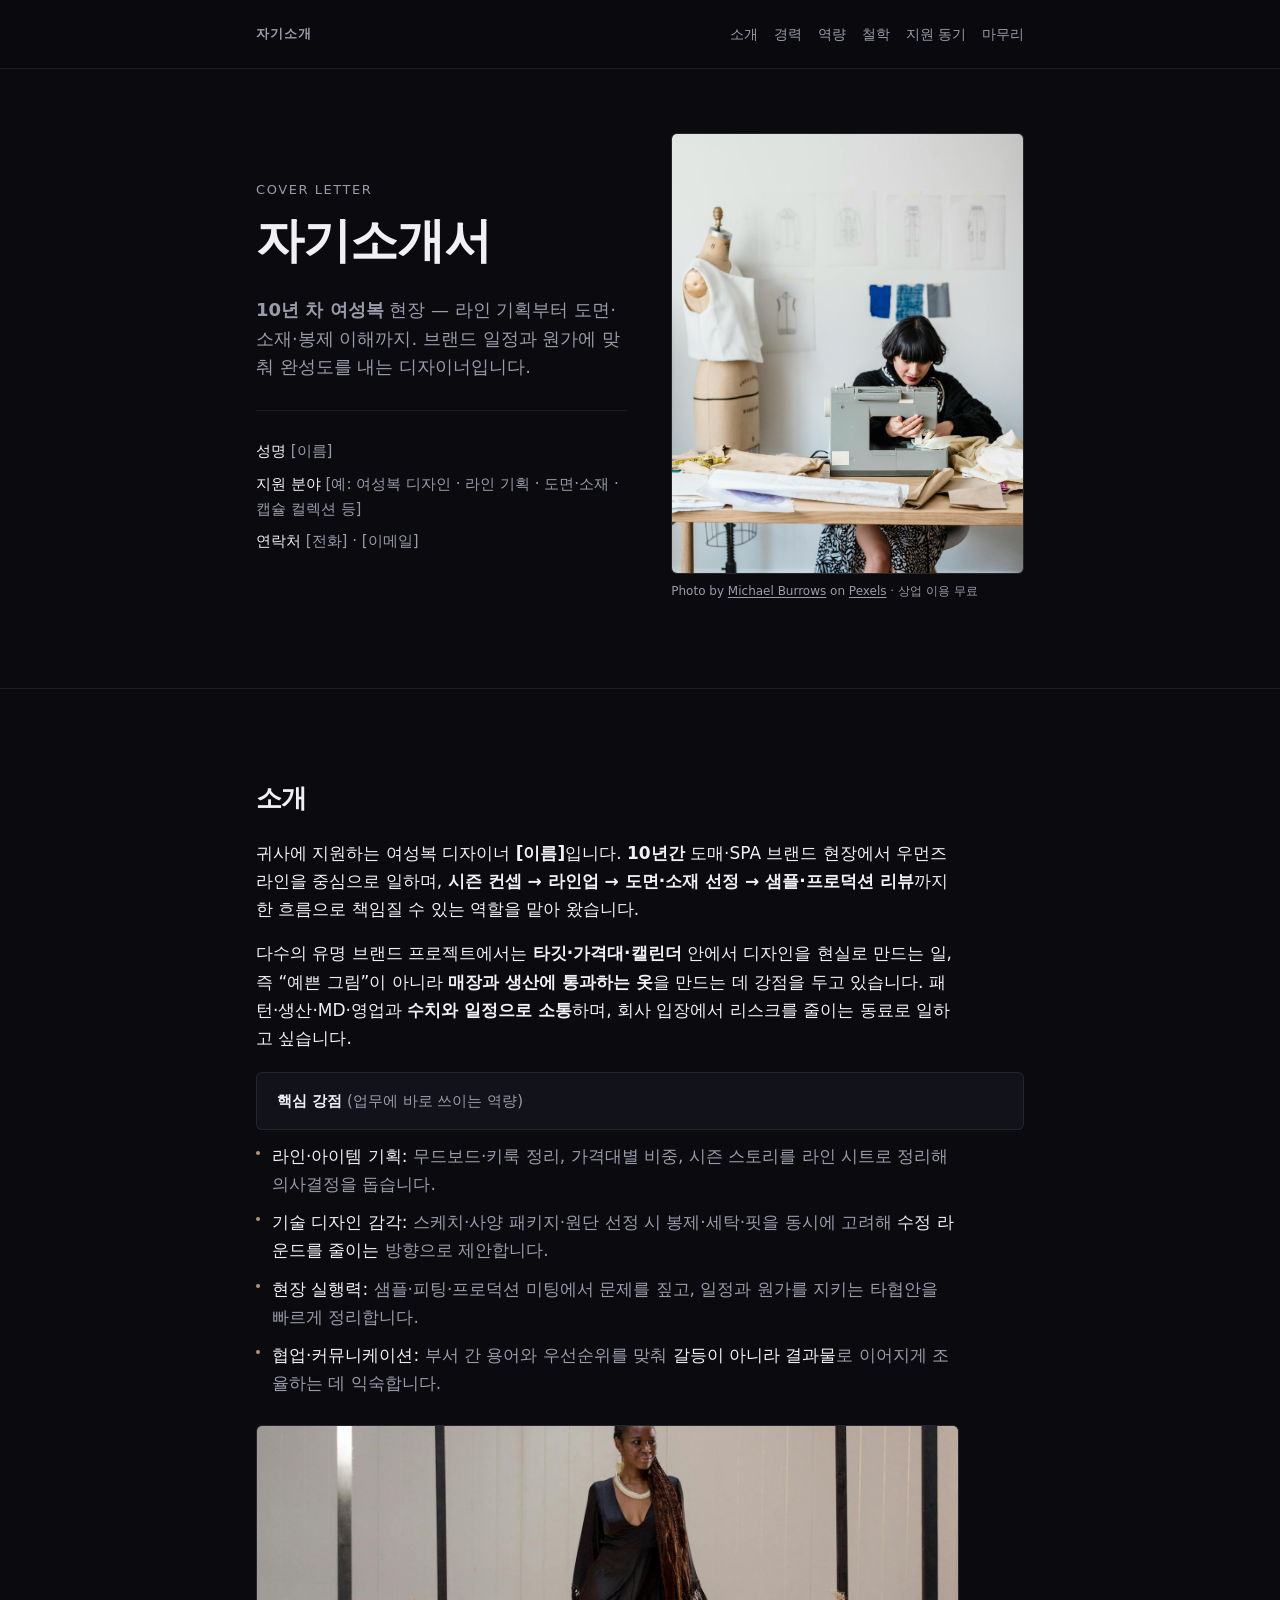
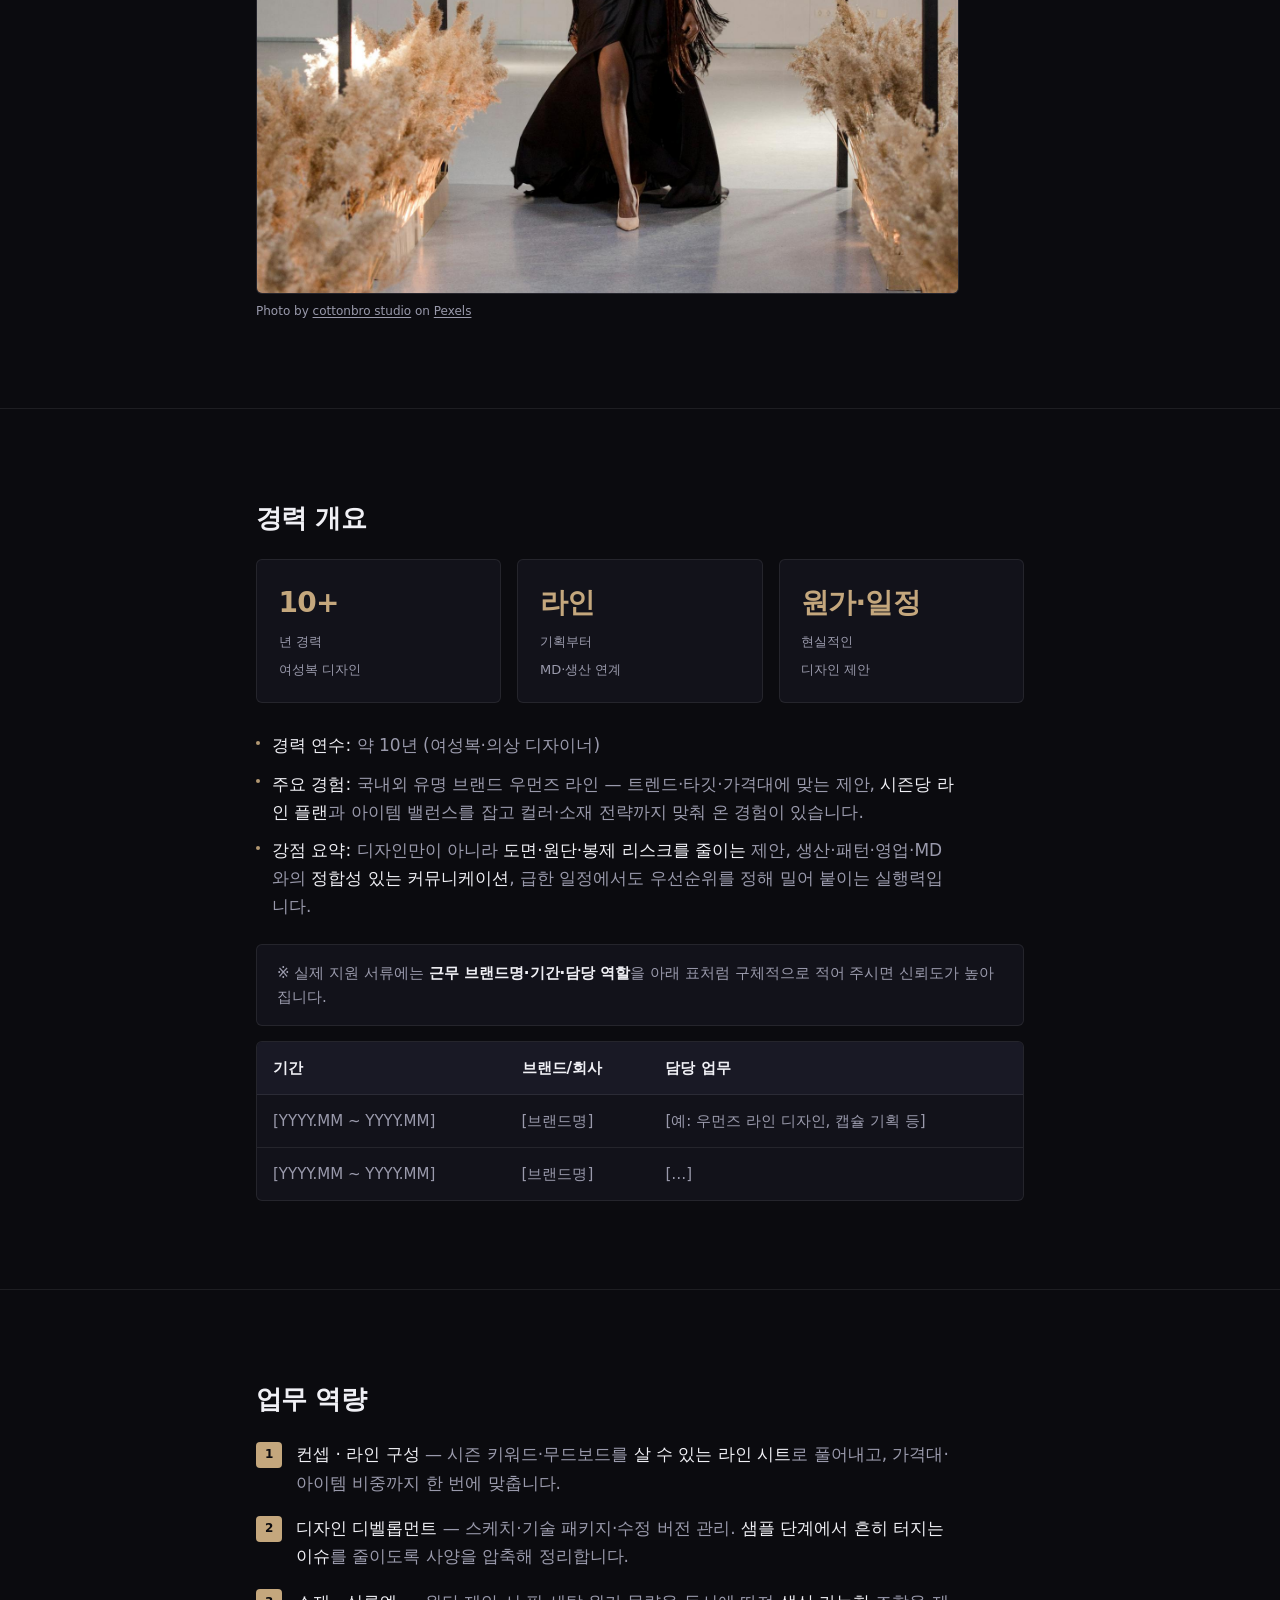
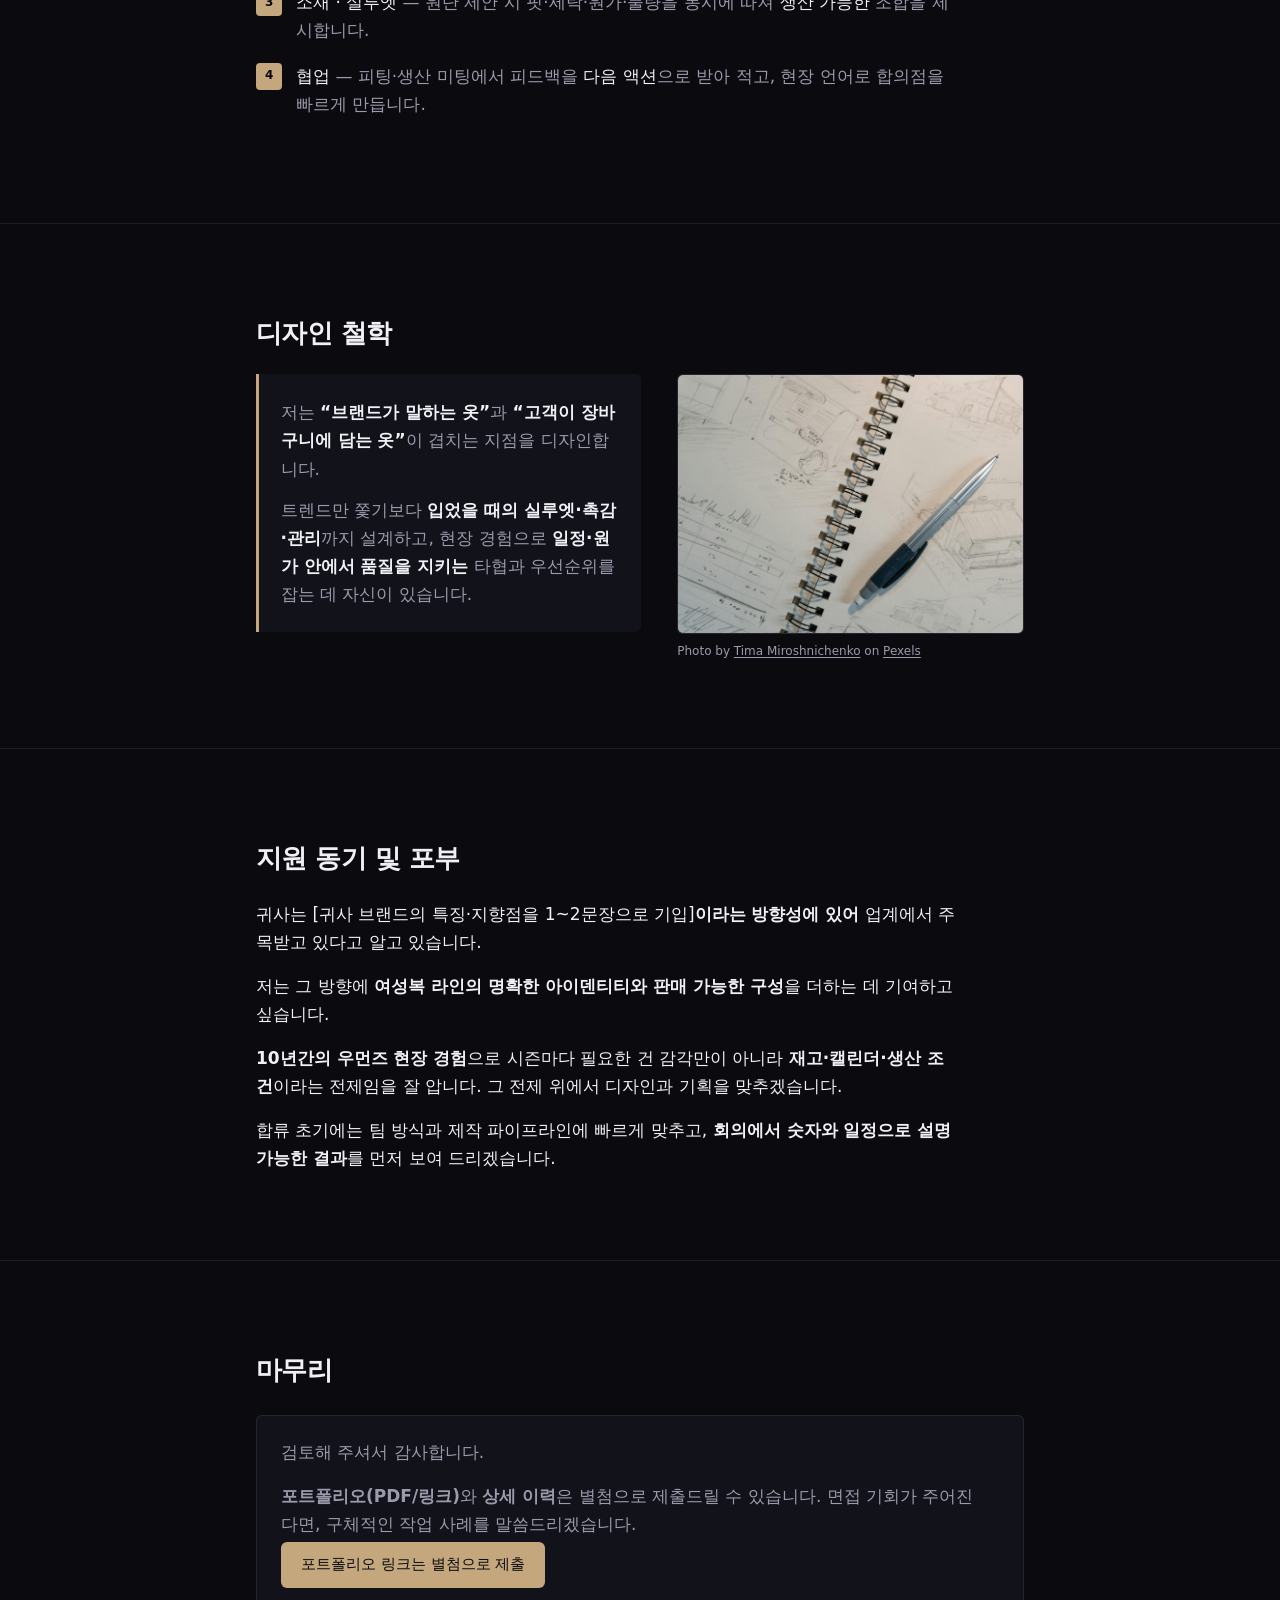
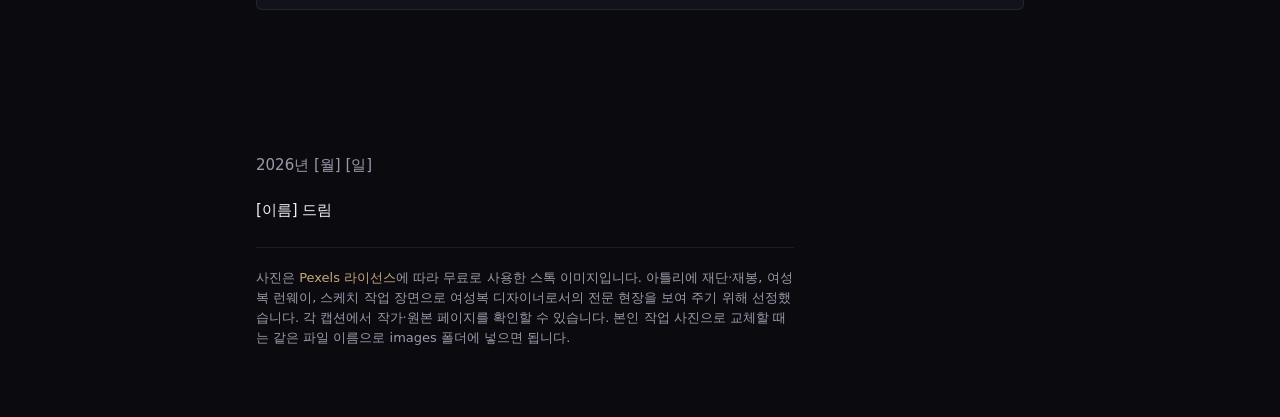
<file: index.html>
<!DOCTYPE html>
<html lang="ko">
<head>
  <meta charset="utf-8" />
  <meta name="viewport" content="width=device-width, initial-scale=1" />
  <meta name="description" content="10년 차 여성복 디자이너 · 라인 기획·기술 디자인·현장 실행력 중심 자기소개" />
  <title>자기소개서 · 여성복 디자이너</title>
  <link rel="preload" href="images/hero-studio.jpg" as="image" />
  <link rel="stylesheet" href="css/styles.css?v=4" />
</head>
<body>
  <a class="skip-link" href="#main-content">본문으로 건너뛰기</a>

  <nav class="site-nav" aria-label="섹션 이동">
    <div class="site-nav__inner">
      <p class="site-nav__brand"><a href="#">자기소개</a></p>
      <button
        type="button"
        class="site-nav__toggle"
        aria-expanded="false"
        aria-controls="site-nav-panel"
        aria-label="섹션 메뉴 열기"
      >
        <span class="site-nav__toggle-icon" aria-hidden="true"></span>
      </button>
      <div id="site-nav-panel" class="site-nav__panel">
        <ul class="site-nav__links">
          <li><a href="#sec-greeting">소개</a></li>
          <li><a href="#sec-career">경력</a></li>
          <li><a href="#sec-skills">역량</a></li>
          <li><a href="#sec-philosophy">철학</a></li>
          <li><a href="#sec-motivation">지원 동기</a></li>
          <li><a href="#sec-close">마무리</a></li>
        </ul>
      </div>
    </div>
  </nav>

  <header class="hero">
    <div class="wrap hero__layout">
      <div class="hero__content">
        <p class="hero__eyebrow">Cover letter</p>
        <h1 class="hero__title">자기소개서</h1>
        <p class="hero__lead">
          <strong>10년 차 여성복</strong> 현장 — 라인 기획부터 도면·소재·봉제 이해까지. 브랜드 일정과 원가에 맞춰
          완성도를 내는 디자이너입니다.
        </p>
        <div class="hero__meta">
          <span><strong>성명</strong> [이름]</span>
          <span><strong>지원 분야</strong> [예: 여성복 디자인 · 라인 기획 · 도면·소재 · 캡슐 컬렉션 등]</span>
          <span><strong>연락처</strong> [전화] · [이메일]</span>
        </div>
      </div>
      <figure class="editorial-figure editorial-figure--hero">
        <img
          src="images/hero-studio.jpg"
          alt="주름진 원단과 재봉틀 앞에서 작업에 집중하는 여성복 아틀리에 현장"
          width="960"
          height="1200"
          decoding="async"
          fetchpriority="high"
        />
        <figcaption class="photo-credit">
          Photo by
          <a href="https://www.pexels.com/photo/serious-asian-seamstress-sewing-in-atelier-in-daytime-7148004/" rel="noopener noreferrer">Michael Burrows</a>
          on
          <a href="https://www.pexels.com" rel="noopener noreferrer">Pexels</a>
          · 상업 이용 무료
        </figcaption>
      </figure>
    </div>
  </header>

  <main id="main-content">
    <section aria-labelledby="sec-greeting">
      <div class="wrap">
        <h2 id="sec-greeting">소개</h2>
        <div class="prose">
          <p>
            귀사에 지원하는 여성복 디자이너 <strong>[이름]</strong>입니다. <strong>10년간</strong> 도매·SPA 브랜드
            현장에서 우먼즈 라인을 중심으로 일하며, <strong>시즌 컨셉 → 라인업 → 도면·소재 선정 → 샘플·프로덕션
            리뷰</strong>까지 한 흐름으로 책임질 수 있는 역할을 맡아 왔습니다.
          </p>
          <p>
            다수의 유명 브랜드 프로젝트에서는 <strong>타깃·가격대·캘린더</strong> 안에서 디자인을 현실로 만드는 일,
            즉 &ldquo;예쁜 그림&rdquo;이 아니라 <strong>매장과 생산에 통과하는 옷</strong>을 만드는 데 강점을 두고
            있습니다. 패턴·생산·MD·영업과 <strong>수치와 일정으로 소통</strong>하며, 회사 입장에서 리스크를 줄이는
            동료로 일하고 싶습니다.
          </p>
        </div>
        <p class="note note--strengths-heading"><strong>핵심 강점</strong> (업무에 바로 쓰이는 역량)</p>
        <ul class="matches">
          <li>
            <strong>라인·아이템 기획:</strong> 무드보드·키룩 정리, 가격대별 비중, 시즌 스토리를 라인 시트로
            정리해 의사결정을 돕습니다.
          </li>
          <li>
            <strong>기술 디자인 감각:</strong> 스케치·사양 패키지·원단 선정 시 봉제·세탁·핏을 동시에 고려해
            <strong>수정 라운드를 줄이는</strong> 방향으로 제안합니다.
          </li>
          <li>
            <strong>현장 실행력:</strong> 샘플·피팅·프로덕션 미팅에서 문제를 짚고, 일정과 원가를 지키는 타협안을
            빠르게 정리합니다.
          </li>
          <li>
            <strong>협업·커뮤니케이션:</strong> 부서 간 용어와 우선순위를 맞춰 <strong>갈등이 아니라 결과물</strong>로
            이어지게 조율하는 데 익숙합니다.
          </li>
        </ul>
        <figure class="editorial-figure editorial-figure--inline">
          <img
            src="images/detail-fabric-mood.jpg"
            alt="쇼 환경에서 원피스를 입고 런웨이를 걷는 모델 — 여성복 컬렉션 프레젠테이션을 연상시키는 장면"
            width="1200"
            height="800"
            loading="lazy"
            decoding="async"
          />
          <figcaption class="photo-credit">
            Photo by
            <a href="https://www.pexels.com/photo/a-woman-in-black-dress-walking-at-the-runway-9509649/" rel="noopener noreferrer">cottonbro studio</a>
            on
            <a href="https://www.pexels.com" rel="noopener noreferrer">Pexels</a>
          </figcaption>
        </figure>
      </div>
    </section>

    <section aria-labelledby="sec-career">
      <div class="wrap">
        <h2 id="sec-career">경력 개요</h2>
        <div class="stats" role="list">
          <div class="stat" role="listitem">
            <span class="stat__value">10+</span>
            <span class="stat__label">년 경력<br />여성복 디자인</span>
          </div>
          <div class="stat" role="listitem">
            <span class="stat__value">라인</span>
            <span class="stat__label">기획부터<br />MD·생산 연계</span>
          </div>
          <div class="stat" role="listitem">
            <span class="stat__value">원가·일정</span>
            <span class="stat__label">현실적인<br />디자인 제안</span>
          </div>
        </div>
        <ul class="matches">
          <li><strong>경력 연수:</strong> 약 10년 (여성복·의상 디자이너)</li>
          <li>
            <strong>주요 경험:</strong> 국내외 유명 브랜드 우먼즈 라인 — 트렌드·타깃·가격대에 맞는 제안,
            <strong>시즌당 라인 플랜</strong>과 아이템 밸런스를 잡고 컬러·소재 전략까지 맞춰 온 경험이 있습니다.
          </li>
          <li>
            <strong>강점 요약:</strong> 디자인만이 아니라 <strong>도면·원단·봉제 리스크를 줄이는</strong> 제안,
            생산·패턴·영업·MD와의 <strong>정합성 있는 커뮤니케이션</strong>, 급한 일정에서도 우선순위를 정해 밀어 붙이는
            실행력입니다.
          </li>
        </ul>
        <p class="note">
          ※ 실제 지원 서류에는 <strong>근무 브랜드명·기간·담당 역할</strong>을 아래 표처럼 구체적으로 적어 주시면
          신뢰도가 높아집니다.
        </p>
        <div class="table-wrap">
          <table>
            <thead>
              <tr>
                <th scope="col">기간</th>
                <th scope="col">브랜드/회사</th>
                <th scope="col">담당 업무</th>
              </tr>
            </thead>
            <tbody>
              <tr>
                <td>[YYYY.MM ~ YYYY.MM]</td>
                <td>[브랜드명]</td>
                <td>[예: 우먼즈 라인 디자인, 캡슐 기획 등]</td>
              </tr>
              <tr>
                <td>[YYYY.MM ~ YYYY.MM]</td>
                <td>[브랜드명]</td>
                <td>[…]</td>
              </tr>
            </tbody>
          </table>
        </div>
      </div>
    </section>

    <section aria-labelledby="sec-skills">
      <div class="wrap">
        <h2 id="sec-skills">업무 역량</h2>
        <ol class="capabilities">
          <li>
            <strong>컨셉 · 라인 구성</strong> — 시즌 키워드·무드보드를 <strong>살 수 있는 라인 시트</strong>로 풀어내고,
            가격대·아이템 비중까지 한 번에 맞춥니다.
          </li>
          <li>
            <strong>디자인 디벨롭먼트</strong> — 스케치·기술 패키지·수정 버전 관리. <strong>샘플 단계에서 흔히
            터지는 이슈</strong>를 줄이도록 사양을 압축해 정리합니다.
          </li>
          <li>
            <strong>소재 · 실루엣</strong> — 원단 제안 시 핏·세탁·원가·물량을 동시에 따져 <strong>생산 가능한</strong>
            조합을 제시합니다.
          </li>
          <li>
            <strong>협업</strong> — 피팅·생산 미팅에서 피드백을 <strong>다음 액션</strong>으로 받아 적고, 현장 언어로
            합의점을 빠르게 만듭니다.
          </li>
        </ol>
      </div>
    </section>

    <section aria-labelledby="sec-philosophy">
      <div class="wrap">
        <h2 id="sec-philosophy">디자인 철학</h2>
        <div class="editorial-split">
          <blockquote class="philosophy">
            <p>
              저는 <strong>&ldquo;브랜드가 말하는 옷&rdquo;</strong>과 <strong>&ldquo;고객이 장바구니에 담는 옷&rdquo;</strong>이
              겹치는 지점을 디자인합니다.
            </p>
            <p>
              트렌드만 쫓기보다 <strong>입었을 때의 실루엣·촉감·관리</strong>까지 설계하고, 현장 경험으로
              <strong>일정·원가 안에서 품질을 지키는</strong> 타협과 우선순위를 잡는 데 자신이 있습니다.
            </p>
          </blockquote>
          <figure class="editorial-figure">
            <img
              src="images/sketches-process.jpg"
              alt="노트와 연필로 그려진 디자인 스케치 — 여성복 라인 개발의 드로잉·기획 단계를 상징"
              width="1200"
              height="800"
              loading="lazy"
              decoding="async"
            />
            <figcaption class="photo-credit">
              Photo by
              <a href="https://www.pexels.com/photo/mechanical-pencil-on-notepad-with-sketch-6614748/" rel="noopener noreferrer">Tima Miroshnichenko</a>
              on
              <a href="https://www.pexels.com" rel="noopener noreferrer">Pexels</a>
            </figcaption>
          </figure>
        </div>
      </div>
    </section>

    <section aria-labelledby="sec-motivation">
      <div class="wrap">
        <h2 id="sec-motivation">지원 동기 및 포부</h2>
        <div class="prose">
          <p>
            귀사는 [귀사 브랜드의 특징·지향점을 1~2문장으로 기입]<strong>이라는 방향성에 있어</strong> 업계에서
            주목받고 있다고 알고 있습니다.
          </p>
          <p>
            저는 그 방향에 <strong>여성복 라인의 명확한 아이덴티티와 판매 가능한 구성</strong>을 더하는 데 기여하고
            싶습니다.
          </p>
          <p>
            <strong>10년간의 우먼즈 현장 경험</strong>으로 시즌마다 필요한 건 감각만이 아니라
            <strong>재고·캘린더·생산 조건</strong>이라는 전제임을 잘 압니다. 그 전제 위에서 디자인과 기획을 맞추겠습니다.
          </p>
          <p>
            합류 초기에는 팀 방식과 제작 파이프라인에 빠르게 맞추고, <strong>회의에서 숫자와 일정으로 설명 가능한
            결과</strong>를 먼저 보여 드리겠습니다.
          </p>
        </div>
      </div>
    </section>

    <section aria-labelledby="sec-close">
      <div class="wrap">
        <h2 id="sec-close">마무리</h2>
        <div class="cta">
          <p>검토해 주셔서 감사합니다.</p>
          <p>
            <strong>포트폴리오(PDF/링크)</strong>와 <strong>상세 이력</strong>은 별첨으로 제출드릴 수 있습니다. 면접
            기회가 주어진다면, 구체적인 작업 사례를 말씀드리겠습니다.
          </p>
          <span class="btn" role="status">포트폴리오 링크는 별첨으로 제출</span>
        </div>
      </div>
    </section>
  </main>

  <footer>
    <div class="wrap">
      <p>2026년 [월] [일]</p>
      <p class="sign">[이름] 드림</p>
      <p class="credits">
        사진은
        <a href="https://www.pexels.com/license/" rel="noopener noreferrer">Pexels 라이선스</a>에 따라 무료로 사용한 스톡
        이미지입니다. 아틀리에 재단·재봉, 여성복 런웨이, 스케치 작업 장면으로
        여성복 디자이너로서의 전문 현장을 보여 주기 위해 선정했습니다. 각 캡션에서 작가·원본 페이지를 확인할 수
        있습니다. 본인 작업 사진으로 교체할 때는 같은 파일 이름으로 images 폴더에 넣으면 됩니다.
      </p>
    </div>
  </footer>

  <script src="js/main.js" defer></script>
</body>
</html>
</file>
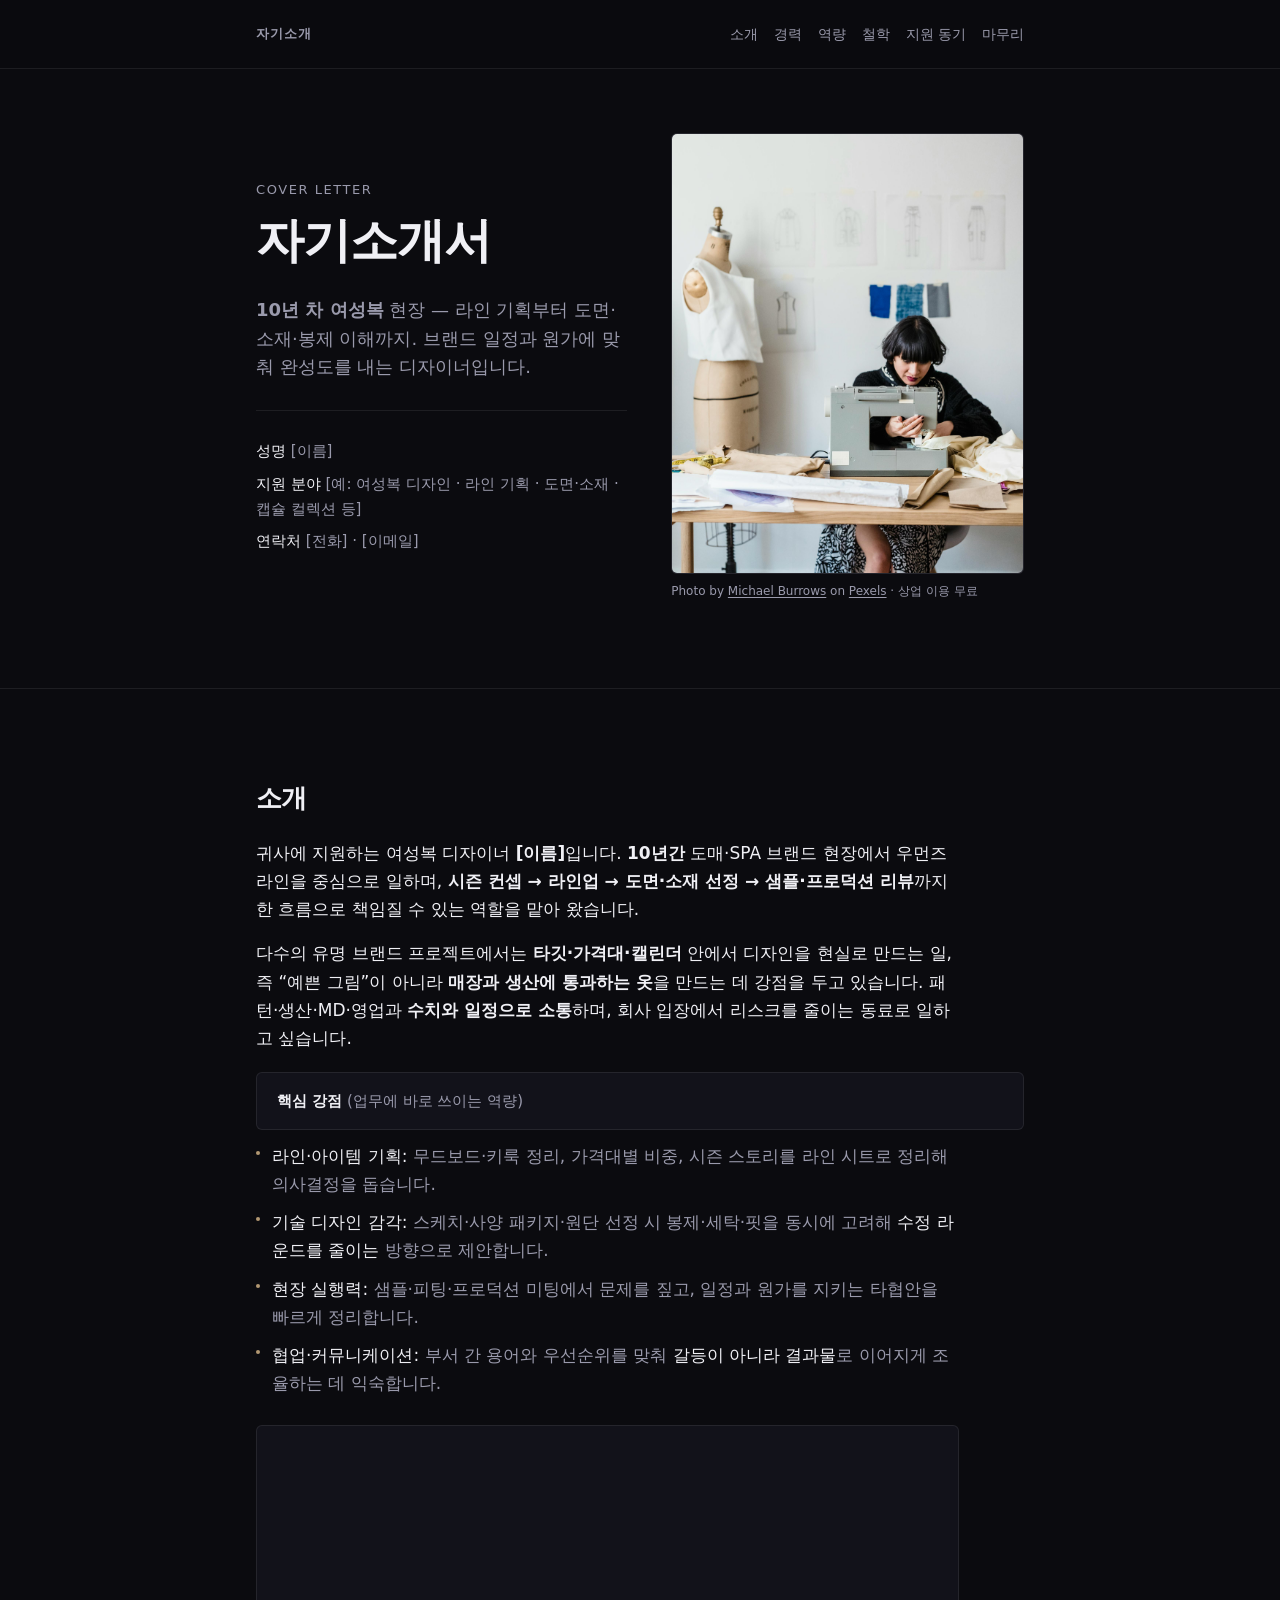
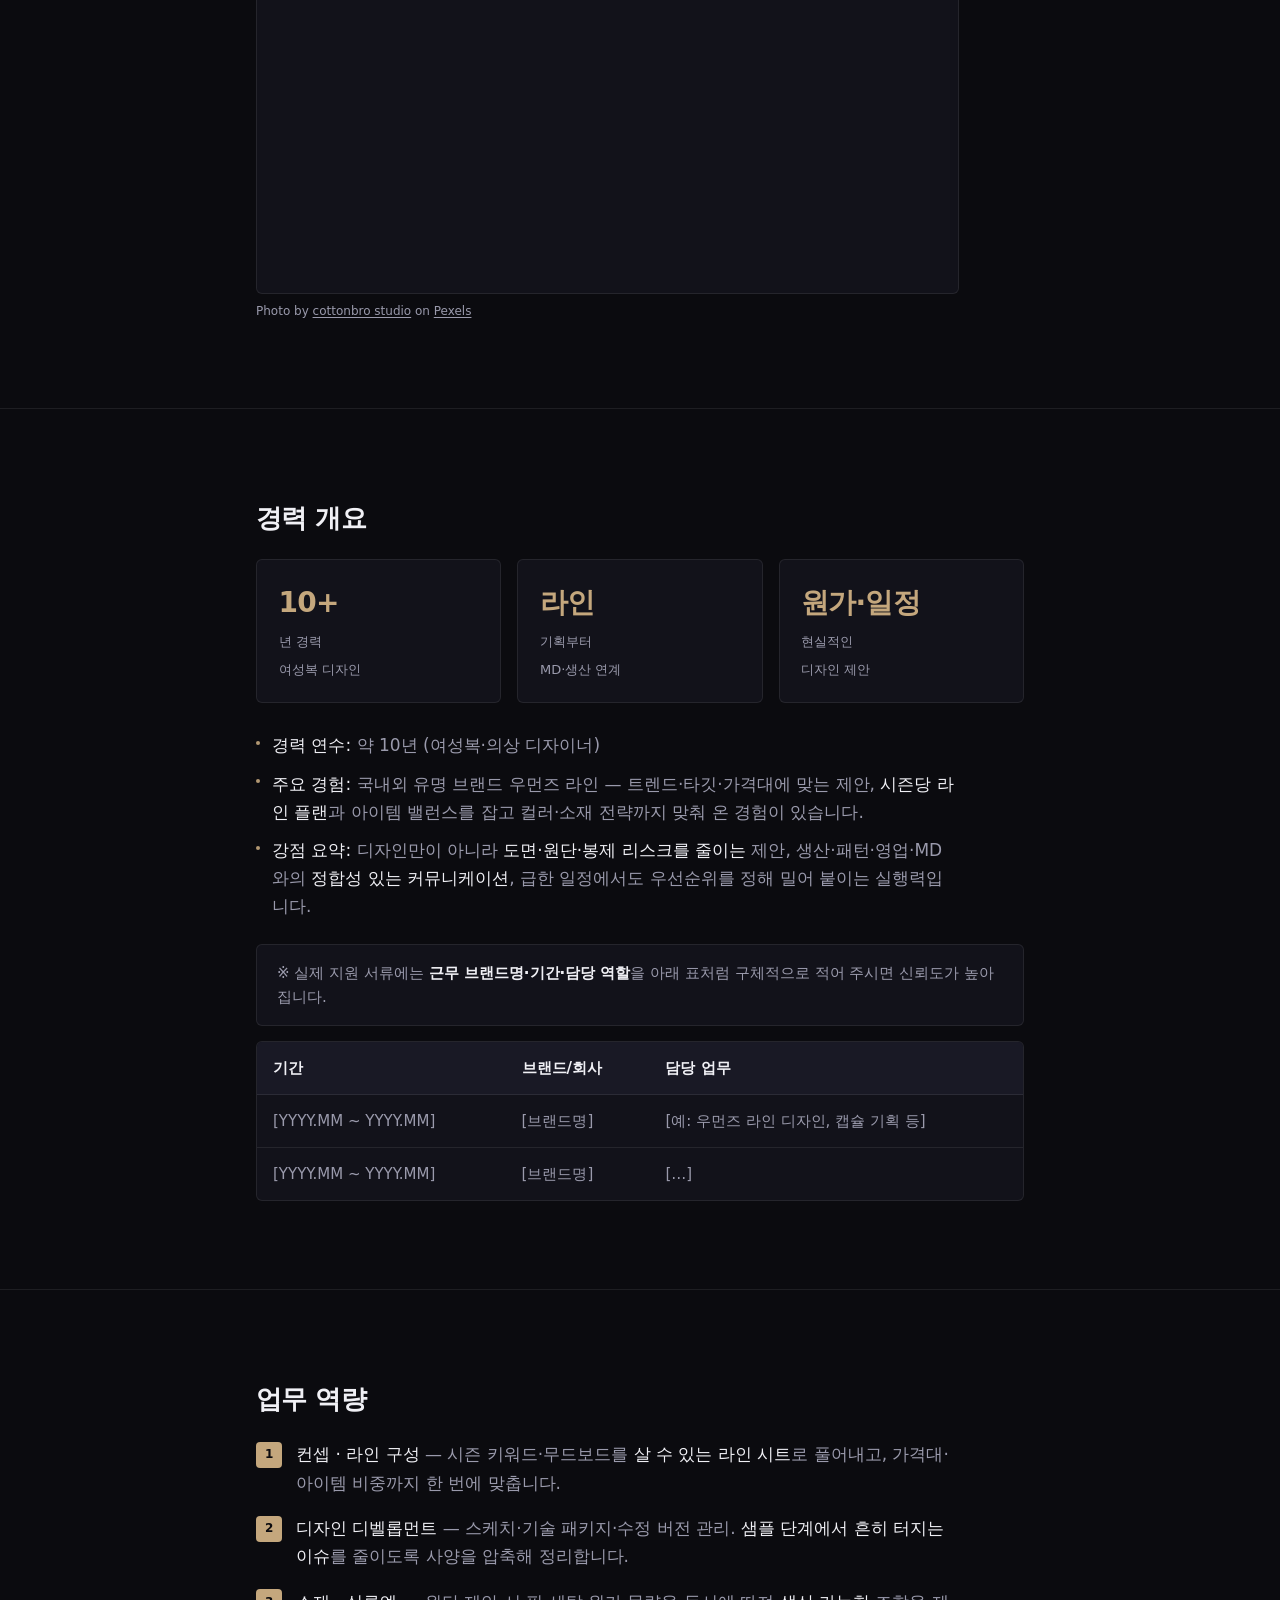
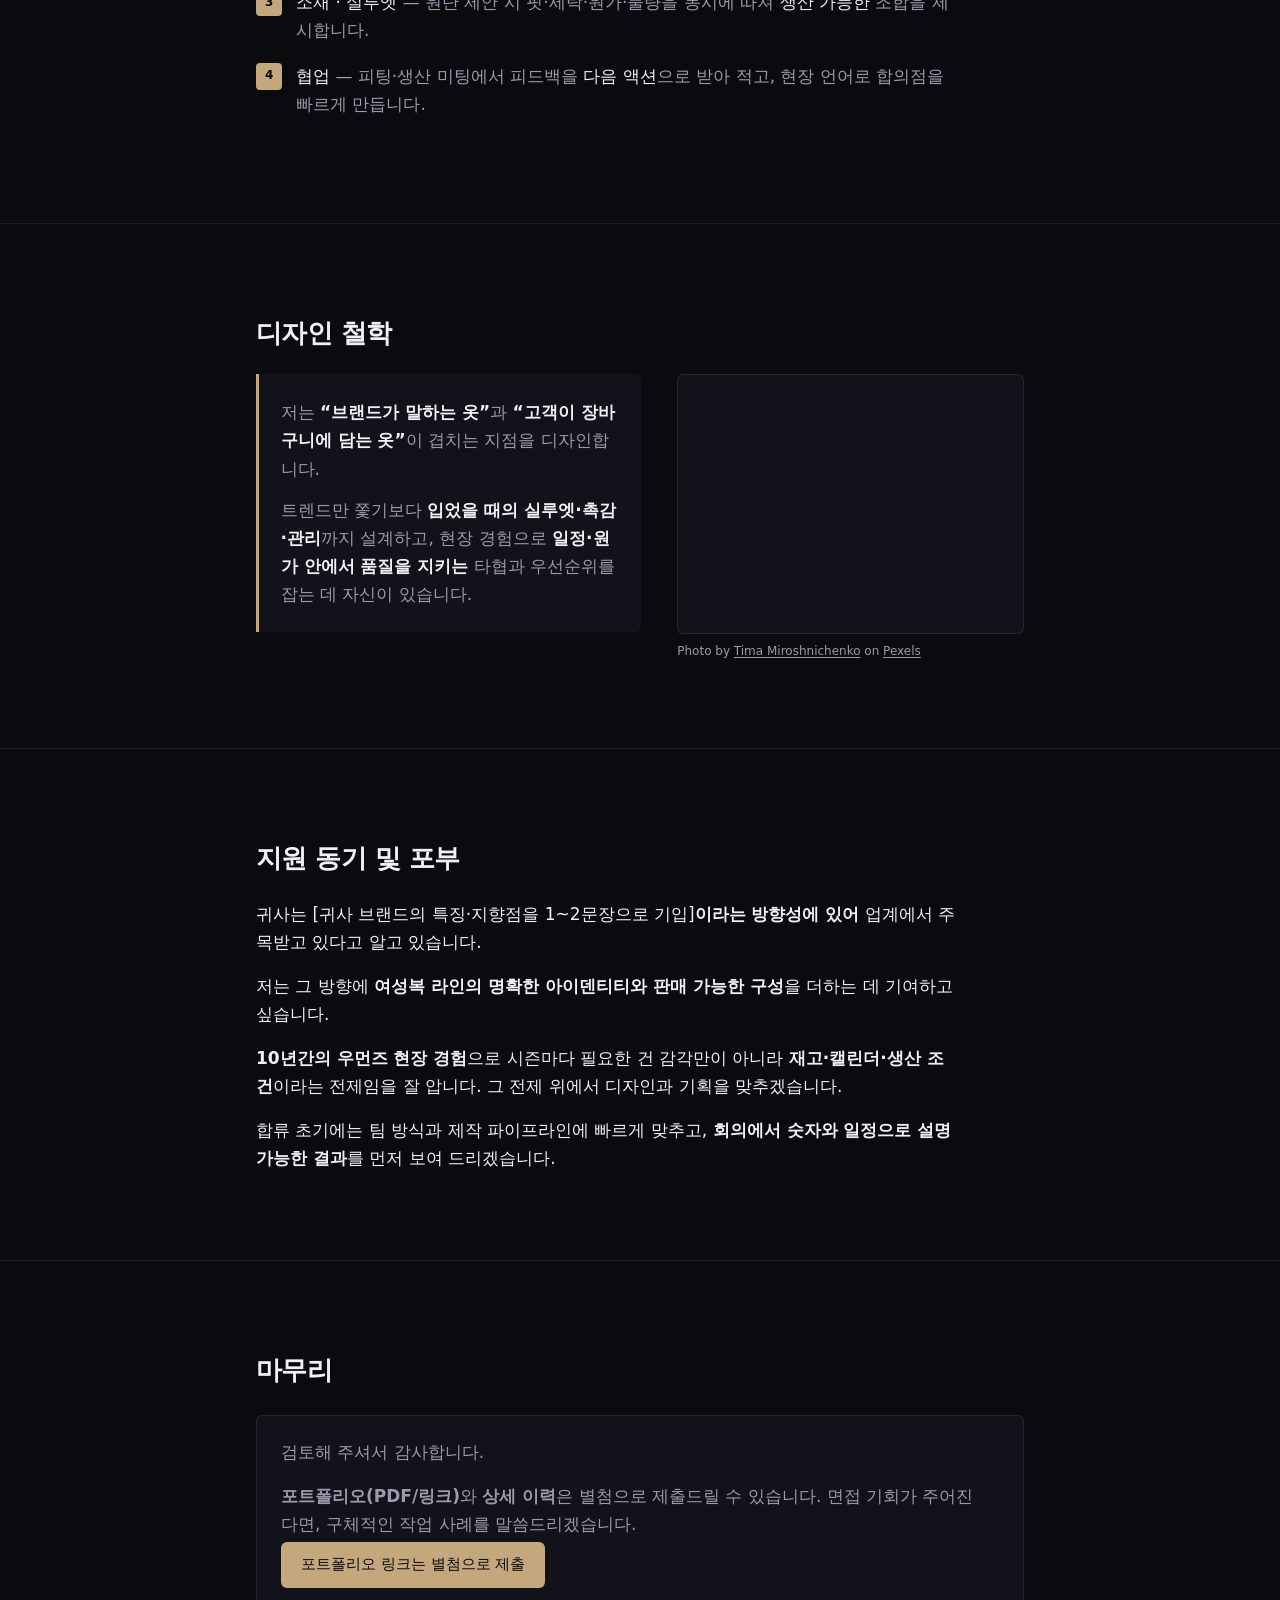
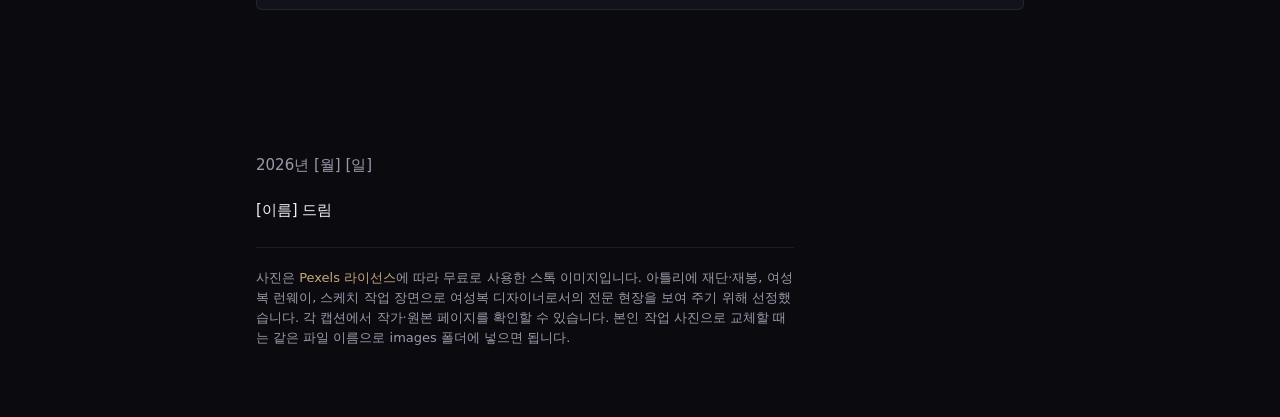
<file: 자기소개서.html>
<!DOCTYPE html>
<html lang="ko">
<head>
  <meta charset="utf-8" />
  <meta name="viewport" content="width=device-width, initial-scale=1" />
  <title>자기소개 페이지로 이동</title>
  <meta http-equiv="refresh" content="0; url=index.html" />
  <link rel="canonical" href="index.html" />
  <style>
    body {
      font-family: system-ui, sans-serif;
      margin: 2rem;
      line-height: 1.6;
    }
  </style>
</head>
<body>
  <p>
    실제 사이트는 <strong>index.html</strong>입니다. 자동으로 이동하지 않으면
    <a href="index.html">여기를 눌러 주세요</a>.
  </p>
  <p>
    이전 단일 HTML 버전은 유지보수용으로 이 파일을 정리했습니다. 이미지·내비·외부 CSS는 모두 index.html에
    있습니다.
  </p>
</body>
</html>
</file>
<file: css/styles.css>
/* Design tokens — adri-fluid-clean-dark-web */
:root {
  --bg: #0b0b0f;
  --surface: #12121a;
  --surface-2: #191925;
  --text: #f0f0f5;
  --text-muted: #9a9aac;
  --accent: #c4a77d;
  --border: rgba(255, 255, 255, 0.08);
  --prose: 65ch;
  --space-section: clamp(3.5rem, 8vw, 5.5rem);
  --space-block: clamp(1.25rem, 3vw, 1.75rem);
  --font: system-ui, -apple-system, "Segoe UI", "Malgun Gothic", "Apple SD Gothic Neo", sans-serif;
  --transition: 160ms ease;
  --nav-breakpoint: 42rem;
}

*,
*::before,
*::after {
  box-sizing: border-box;
}

html {
  scroll-behavior: smooth;
}

@media (prefers-reduced-motion: reduce) {
  html {
    scroll-behavior: auto;
  }
}

body {
  margin: 0;
  font-family: var(--font);
  font-size: 1.0625rem;
  line-height: 1.65;
  color: var(--text);
  background: var(--bg);
  -webkit-font-smoothing: antialiased;
}

a {
  color: var(--accent);
  text-decoration: none;
  transition: opacity var(--transition);
}

a:hover {
  opacity: 0.85;
}

a:focus-visible {
  opacity: 0.85;
  outline: 2px solid var(--accent);
  outline-offset: 3px;
}

button {
  font-family: inherit;
}

button:focus-visible {
  outline: 2px solid var(--accent);
  outline-offset: 3px;
}

/* Skip link */
.skip-link {
  position: absolute;
  left: 0.75rem;
  top: 0.75rem;
  z-index: 100;
  padding: 0.5rem 1rem;
  font-size: 0.875rem;
  font-weight: 500;
  color: var(--bg);
  background: var(--accent);
  border-radius: 4px;
  transform: translateY(-150%);
  transition: transform var(--transition);
}

.skip-link:focus {
  transform: translateY(0);
}

/* Layout */
.wrap {
  max-width: 52rem;
  margin: 0 auto;
  padding: 0 clamp(1.25rem, 4vw, 2rem);
}

/* Site nav */
.site-nav {
  position: sticky;
  top: 0;
  z-index: 50;
  border-bottom: 1px solid var(--border);
  background: rgba(11, 11, 15, 0.92);
  backdrop-filter: blur(8px);
}

.site-nav__inner {
  max-width: 52rem;
  margin: 0 auto;
  padding: 0.65rem clamp(1.25rem, 4vw, 2rem);
  display: flex;
  align-items: center;
  justify-content: space-between;
  gap: 1rem;
}

.site-nav__brand {
  font-size: 0.8125rem;
  font-weight: 600;
  letter-spacing: 0.08em;
  text-transform: uppercase;
  color: var(--text-muted);
  white-space: nowrap;
}

.site-nav__brand a {
  color: inherit;
}

.site-nav__brand a:hover,
.site-nav__brand a:focus-visible {
  color: var(--text);
  opacity: 1;
}

.site-nav__toggle {
  display: none;
  align-items: center;
  justify-content: center;
  min-width: 2.75rem;
  min-height: 2.75rem;
  padding: 0;
  color: var(--text);
  background: var(--surface);
  border: 1px solid var(--border);
  border-radius: 6px;
  cursor: pointer;
  transition: background var(--transition), border-color var(--transition);
}

.site-nav__toggle:hover {
  background: var(--surface-2);
}

.site-nav__toggle-icon {
  display: block;
  width: 1.25rem;
  height: 2px;
  background: currentColor;
  border-radius: 1px;
  box-shadow: 0 -6px 0 currentColor, 0 6px 0 currentColor;
}

.site-nav__panel {
  display: flex;
  flex: 1;
  justify-content: flex-end;
}

.site-nav__links {
  display: flex;
  flex-wrap: wrap;
  gap: 0.35rem 1rem;
  margin: 0;
  padding: 0;
  list-style: none;
  justify-content: flex-end;
}

.site-nav__links a {
  display: inline-block;
  padding: 0.35rem 0;
  font-size: 0.875rem;
  color: var(--text-muted);
}

.site-nav__links a:hover,
.site-nav__links a:focus-visible {
  color: var(--accent);
  opacity: 1;
}

@media (max-width: 42rem) {
  .site-nav__toggle {
    display: flex;
  }

  .site-nav__panel {
    position: absolute;
    left: 0;
    right: 0;
    top: 100%;
    display: none;
    padding: 0.75rem clamp(1.25rem, 4vw, 2rem) 1rem;
    background: var(--surface);
    border-bottom: 1px solid var(--border);
  }

  .site-nav.is-open .site-nav__panel {
    display: block;
  }

  .site-nav__links {
    flex-direction: column;
    gap: 0.15rem;
    align-items: flex-start;
  }

  .site-nav__links a {
    padding: 0.5rem 0;
    min-height: 2.75rem;
    display: flex;
    align-items: center;
  }
}

/* Hero */
header.hero {
  padding: clamp(2rem, 8vw, 4rem) 0 var(--space-section);
  border-bottom: 1px solid var(--border);
}

.hero__layout {
  display: grid;
  gap: clamp(1.75rem, 5vw, 2.75rem);
  align-items: center;
}

@media (min-width: 48rem) {
  .hero__layout {
    grid-template-columns: minmax(0, 1fr) minmax(0, 0.95fr);
  }
}

.hero__content {
  min-width: 0;
}

.editorial-figure {
  margin: 0;
}

.editorial-figure img {
  display: block;
  width: 100%;
  height: auto;
  border-radius: 6px;
  border: 1px solid var(--border);
  background: var(--surface);
}

.editorial-figure--hero img {
  aspect-ratio: 4 / 5;
  max-height: min(72vh, 560px);
  object-fit: cover;
}

.editorial-figure--inline {
  margin: 1.75rem 0 0;
  max-width: var(--prose);
}

.editorial-figure--inline img {
  aspect-ratio: 3 / 2;
  object-fit: cover;
}

.editorial-figure--wide {
  margin: 2rem 0 0;
}

.editorial-figure--wide img {
  aspect-ratio: 21 / 9;
  object-fit: cover;
  max-height: 320px;
}

@media (min-width: 48rem) {
  .editorial-split {
    display: grid;
    grid-template-columns: minmax(0, 1fr) minmax(0, 0.9fr);
    gap: clamp(1.5rem, 4vw, 2.25rem);
    align-items: start;
  }
}

.editorial-split .editorial-figure img {
  aspect-ratio: 4 / 3;
  object-fit: cover;
  max-height: min(42vh, 420px);
}

.photo-credit {
  margin-top: 0.5rem;
  font-size: 0.75rem;
  line-height: 1.5;
  color: var(--text-muted);
}

.photo-credit a {
  color: var(--text-muted);
  text-decoration: underline;
  text-underline-offset: 2px;
}

.photo-credit a:hover,
.photo-credit a:focus-visible {
  color: var(--accent);
  opacity: 1;
}

footer .credits {
  margin-top: 1.5rem;
  padding-top: 1.25rem;
  border-top: 1px solid var(--border);
  font-size: 0.8125rem;
  line-height: 1.55;
  color: var(--text-muted);
  max-width: var(--prose);
}

.hero__eyebrow {
  margin: 0 0 0.75rem;
  font-size: 0.8125rem;
  font-weight: 500;
  letter-spacing: 0.12em;
  text-transform: uppercase;
  color: var(--text-muted);
}

.hero__title {
  margin: 0 0 var(--space-block);
  font-size: clamp(2rem, 5.5vw, 3rem);
  font-weight: 600;
  line-height: 1.15;
  letter-spacing: -0.02em;
}

.hero__lead {
  margin: 0;
  max-width: var(--prose);
  font-size: 1.125rem;
  color: var(--text-muted);
  line-height: 1.6;
}

.hero__meta {
  margin-top: 1.75rem;
  padding-top: 1.75rem;
  border-top: 1px solid var(--border);
  display: grid;
  gap: 0.5rem;
  font-size: 0.9375rem;
  color: var(--text-muted);
}

.hero__meta strong {
  color: var(--text);
  font-weight: 500;
}

/* Sections */
section {
  padding: var(--space-section) 0;
  border-bottom: 1px solid var(--border);
}

section:last-of-type {
  border-bottom: none;
}

h2 {
  margin: 0 0 1.25rem;
  font-size: clamp(1.35rem, 3vw, 1.6rem);
  font-weight: 600;
  letter-spacing: -0.02em;
}

.prose {
  max-width: var(--prose);
}

.prose p {
  margin: 0 0 1rem;
}

.prose p:last-child {
  margin-bottom: 0;
}

.note {
  margin-top: 1.5rem;
  padding: 1rem 1.25rem;
  background: var(--surface);
  border: 1px solid var(--border);
  border-radius: 6px;
  font-size: 0.9375rem;
  color: var(--text-muted);
  line-height: 1.6;
}

.note--below-heading {
  margin-top: 0;
  margin-bottom: 1rem;
}

.note--strengths-heading {
  margin-top: 1.25rem;
  margin-bottom: 0.75rem;
}

.note strong {
  color: var(--text);
}

.stats {
  display: grid;
  grid-template-columns: repeat(auto-fit, minmax(9.5rem, 1fr));
  gap: 1rem;
  margin-bottom: 1.75rem;
}

.stat {
  padding: 1.25rem 1.35rem;
  background: var(--surface);
  border: 1px solid var(--border);
  border-radius: 6px;
}

.stat__value {
  display: block;
  font-size: 1.75rem;
  font-weight: 600;
  letter-spacing: -0.03em;
  color: var(--accent);
}

.stat__label {
  margin-top: 0.35rem;
  font-size: 0.8125rem;
  color: var(--text-muted);
  line-height: 1.45;
}

ul.matches {
  list-style: none;
  margin: 0 0 1.5rem;
  padding: 0;
  max-width: var(--prose);
}

ul.matches li {
  position: relative;
  padding-left: 1rem;
  margin-bottom: 0.65rem;
  color: var(--text-muted);
}

ul.matches li::before {
  content: "";
  position: absolute;
  left: 0;
  top: 0.55em;
  width: 4px;
  height: 4px;
  border-radius: 50%;
  background: var(--accent);
  opacity: 0.9;
}

ul.matches li strong {
  color: var(--text);
  font-weight: 500;
}

.table-wrap {
  overflow-x: auto;
  margin-top: 0.5rem;
  border: 1px solid var(--border);
  border-radius: 6px;
  background: var(--surface);
}

table {
  width: 100%;
  border-collapse: collapse;
  font-size: 0.9375rem;
}

th,
td {
  padding: 0.85rem 1rem;
  text-align: left;
  border-bottom: 1px solid var(--border);
  vertical-align: top;
}

th {
  font-weight: 600;
  color: var(--text);
  background: var(--surface-2);
}

tr:last-child td {
  border-bottom: none;
}

td {
  color: var(--text-muted);
}

ol.capabilities {
  margin: 0;
  padding: 0;
  list-style: none;
  counter-reset: cap;
  max-width: var(--prose);
}

ol.capabilities li {
  counter-increment: cap;
  position: relative;
  padding-left: 2.5rem;
  margin-bottom: 1.1rem;
  color: var(--text-muted);
}

ol.capabilities li::before {
  content: counter(cap);
  position: absolute;
  left: 0;
  top: 0.1rem;
  width: 1.65rem;
  height: 1.65rem;
  display: flex;
  align-items: center;
  justify-content: center;
  font-size: 0.75rem;
  font-weight: 600;
  color: var(--bg);
  background: var(--accent);
  border-radius: 4px;
}

ol.capabilities li strong {
  color: var(--text);
  font-weight: 500;
}

blockquote.philosophy {
  margin: 0;
  max-width: var(--prose);
  padding: 1.5rem 1.5rem 1.5rem 1.35rem;
  border-left: 3px solid var(--accent);
  background: var(--surface);
  border-radius: 0 6px 6px 0;
  color: var(--text-muted);
}

blockquote.philosophy p {
  margin: 0 0 0.85rem;
}

blockquote.philosophy p:last-child {
  margin-bottom: 0;
}

blockquote.philosophy strong {
  color: var(--text);
}

.cta {
  margin-top: 1.5rem;
  padding: 1.35rem 1.5rem;
  background: var(--surface);
  border: 1px solid var(--border);
  border-radius: 6px;
}

.cta p {
  margin: 0 0 1rem;
  max-width: var(--prose);
  color: var(--text-muted);
}

.cta p:last-of-type {
  margin-bottom: 0;
}

.btn {
  display: inline-flex;
  align-items: center;
  justify-content: center;
  margin-top: 0.25rem;
  padding: 0.65rem 1.25rem;
  font-size: 0.9375rem;
  font-weight: 500;
  font-family: inherit;
  color: var(--bg);
  background: var(--accent);
  border: none;
  border-radius: 6px;
  cursor: default;
  transition: opacity var(--transition);
}

footer {
  padding: 2.5rem 0 3.5rem;
  color: var(--text-muted);
  font-size: 0.9375rem;
}

footer .sign {
  margin-top: 1.25rem;
  color: var(--text);
}
</file>
